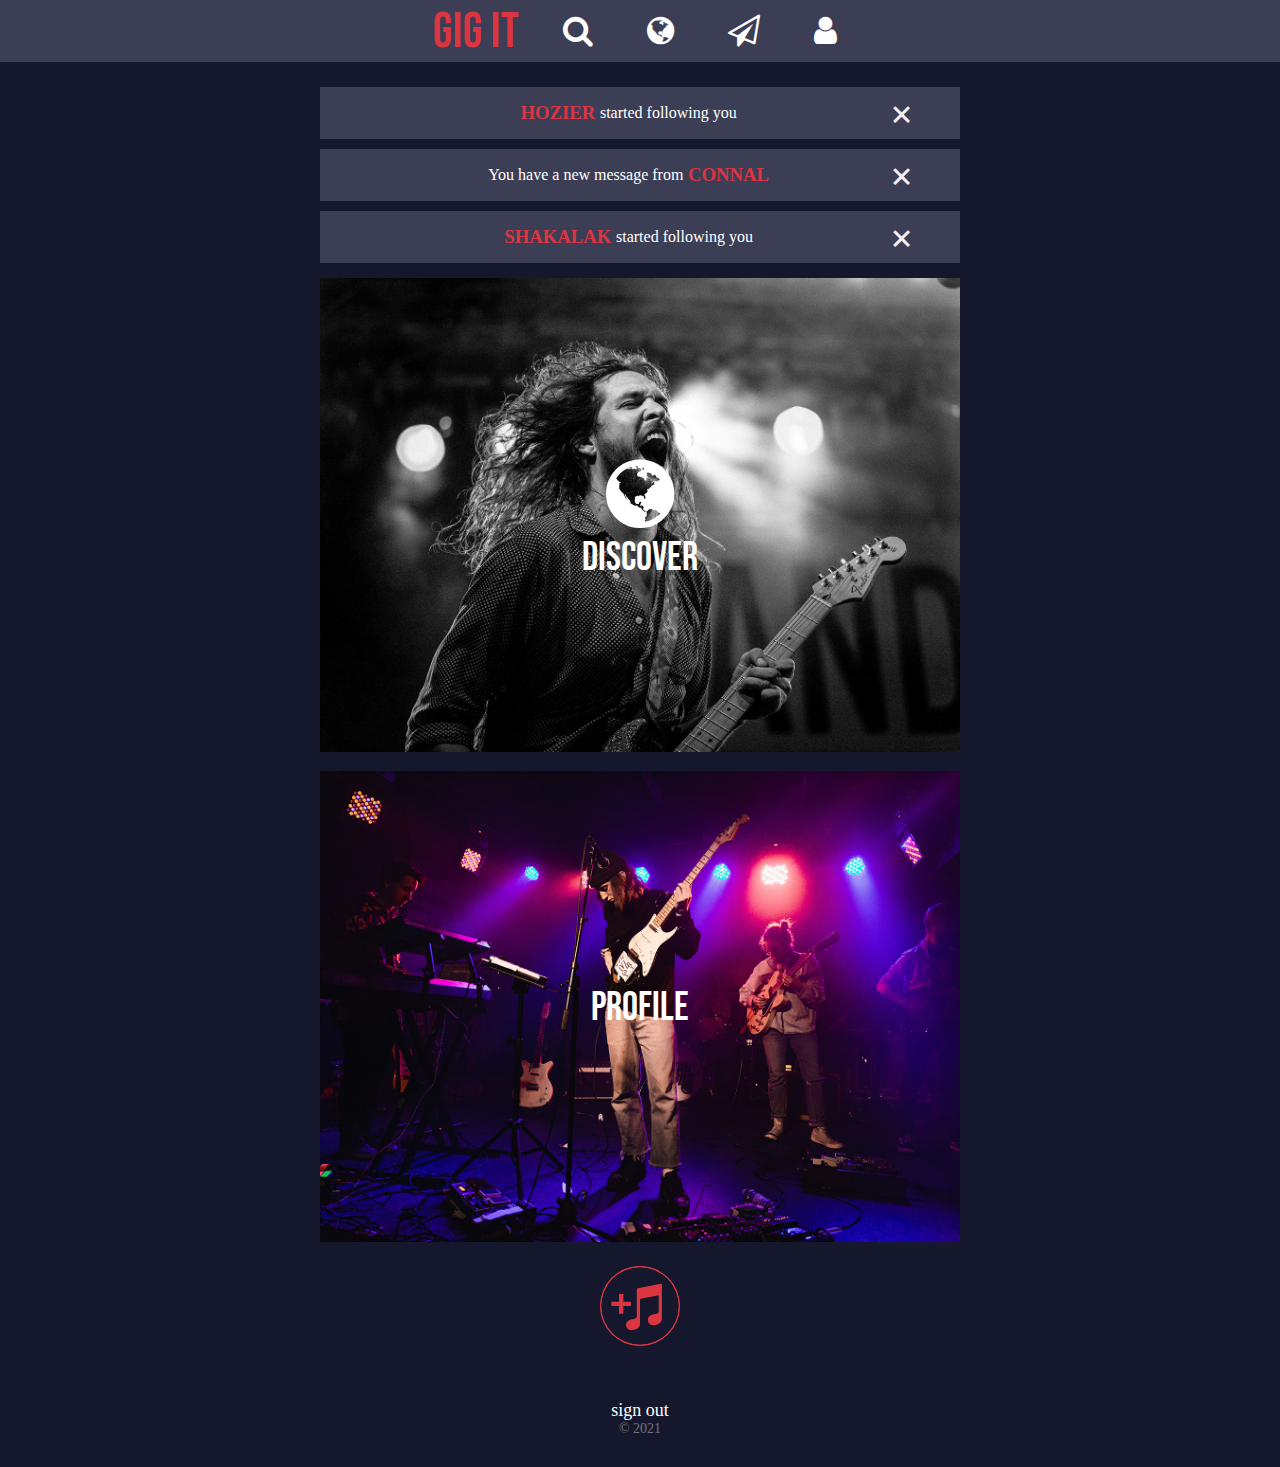
<file: index.html>
<!DOCTYPE html>
<html lang="en">
	<head>
		<title>Gig It</title>
        
        <meta name="viewport" content="width=device-width, initial-scale=1.0">
        
        <link rel="stylesheet" href="https://cdnjs.cloudflare.com/ajax/libs/font-awesome/4.7.0/css/font-awesome.min.css">
		<link rel="stylesheet" type="text/css" href="style.css">	
		<link rel="preconnect" href="https://fonts.gstatic.com">
		<link href="https://fonts.googleapis.com/css2?family=Bebas+Neue&display=swap" rel="stylesheet">
        
        <script src="https://ajax.googleapis.com/ajax/libs/jquery/1.11.2/jquery.min.js"></script>
        <script type="text/javascript" src="script.js"></script>
        
	</head>
	
	<body>
        <div id="sticky-nav">
            <ul class="navbar">
                <li><a class="home" href="index.html">GIG IT</a></li> 
                <li><a class="nav" href="#"><i class="fa fa-2x fa-search"></i></a></li>
                <li><a class="nav" href="discover.html"><i class="fa fa-2x fa-globe"></i></a></li>
                <li><a class="nav" href="#"><i class="fa fa-2x fa-paper-plane-o"></i></a></li>
                <li><a class="nav" href="profile.html"><i class="fa fa-2x fa-user"></i></a></li>
            </ul>
        </div>
         
        <div class="index-main">
            <ul class="notifications">
                <li>
                    <h3>HOZIER  </h3><p class="small-text">started following you</p>
                    <span class="close">&times;</span>
                </li>
            </ul>
            <ul class="notifications">
                <li>
                    <p class="small-text">You have a new message from</p><h3>  CONNAL</h3>
                    <span class="close">&times;</span>
                </li>
            </ul>
            <ul class="notifications">
                <li>
                    <h3>SHAKALAK  </h3><p class="small-text">started following you</p>
                    <span class="close">&times;</span>
                </li>
            </ul>
        </div>
            
            <div class="discover">
                <img src="resources/discover.jpg" width="100%">
                <div class="discover-overlay">
                    <a class="dashboard" href="discover.html"><i class="fa fa-2x fa-globe"></i>
                    <p>DISCOVER</p></a>
                </div>
            </div>
            
            <div class="dashboard-profile">
                <img src="resources/musician.jpg" width="100%">
                <div class="profile-overlay">
                    <a class="dashboard" href="profile.html"><p>PROFILE</p></a>
                </div>
            </div>

            <div class="add-tracks">
                <img src="resources/add-track.svg" width="80px">
            </div>
    
    <footer>
        <a class="sign-out" href="login.html">sign out</a>
        <br>&copy; 2021
    </footer>

    </body>

<script>
        var closebtns = document.getElementsByClassName("close");
        var i;
        
        for (i = 0; i < closebtns.length; i++) {
          closebtns[i].addEventListener("click", function() {
            this.parentElement.style.display = 'none';
          });
        }
</script>
</file>
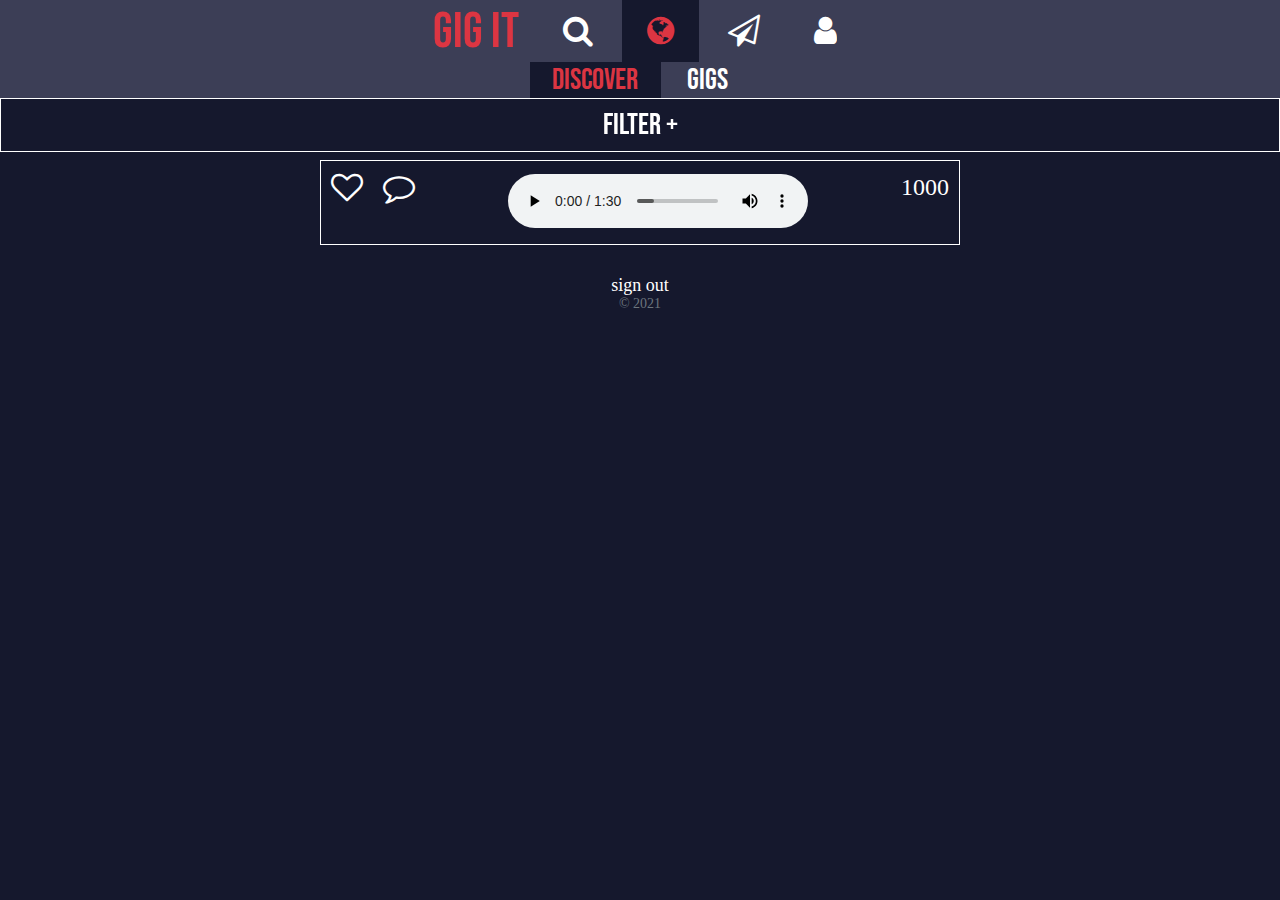
<file: discover.html>
<!DOCTYPE html>
<html lang="en">
	<head>
		<title>Gig It</title>
        
        <meta name="viewport" content="width=device-width, initial-scale=1.0">
        
        <link rel="stylesheet" href="https://cdnjs.cloudflare.com/ajax/libs/font-awesome/4.7.0/css/font-awesome.min.css">
		<link rel="stylesheet" type="text/css" href="style.css">	
		<link rel="preconnect" href="https://fonts.gstatic.com">
		<link href="https://fonts.googleapis.com/css2?family=Bebas+Neue&display=swap" rel="stylesheet">
        
        <script src="https://ajax.googleapis.com/ajax/libs/jquery/1.11.2/jquery.min.js"></script>
        <script type="text/javascript" src="script.js"></script>

	</head>
	
	<body>
        <div id="sticky-nav">
            <ul class="navbar">
                <li><a class="home" href="index.html">GIG IT</a></li> 
                <li><a class="nav" href="#"><i class="fa fa-2x fa-search"></i></a></li>
                <li><a class="active" href="discover.html"><i class="fa fa-2x fa-globe"></i></a></li>
                <li><a class="nav" href="#"><i class="fa fa-2x fa-paper-plane-o"></i></a></li>
                <li><a class="nav" href="profile.html"><i class="fa fa-2x fa-user"></i></a></li>
            </ul>
            <ul class="user-nav">
                <li><a class="user-active" href="#">DISCOVER</a></li>
                <li><a class="user" href="#">GIGS</a></li>
            </ul>
            <ul class="filter">
                <li>FILTER +</li>
            </ul>
        </div>

        <div class="feed">
            
                <div class="artist-1">
                    <ul class="track">
                        <li style="float:left"><span id = heart><i class="fa fa-lg fa-heart-o" aria-hidden="true"></i> </span></li>
                        <li style="float:left"><i class="fa fa-lg fa-comment-o"></i></li>
                        <li ><audio controls><source src="resources/Breaka - The Startup (snipp).mp3" type="audio/mpeg" height="80%"></audio></li>
                        <li style="float:right">1000</li>
                    </ul>
                </div>
            
        </div>

        <footer>
            <a class="sign-out" href="login.html">sign out</a>
            <br>&copy; 2021
        </footer>
</file>
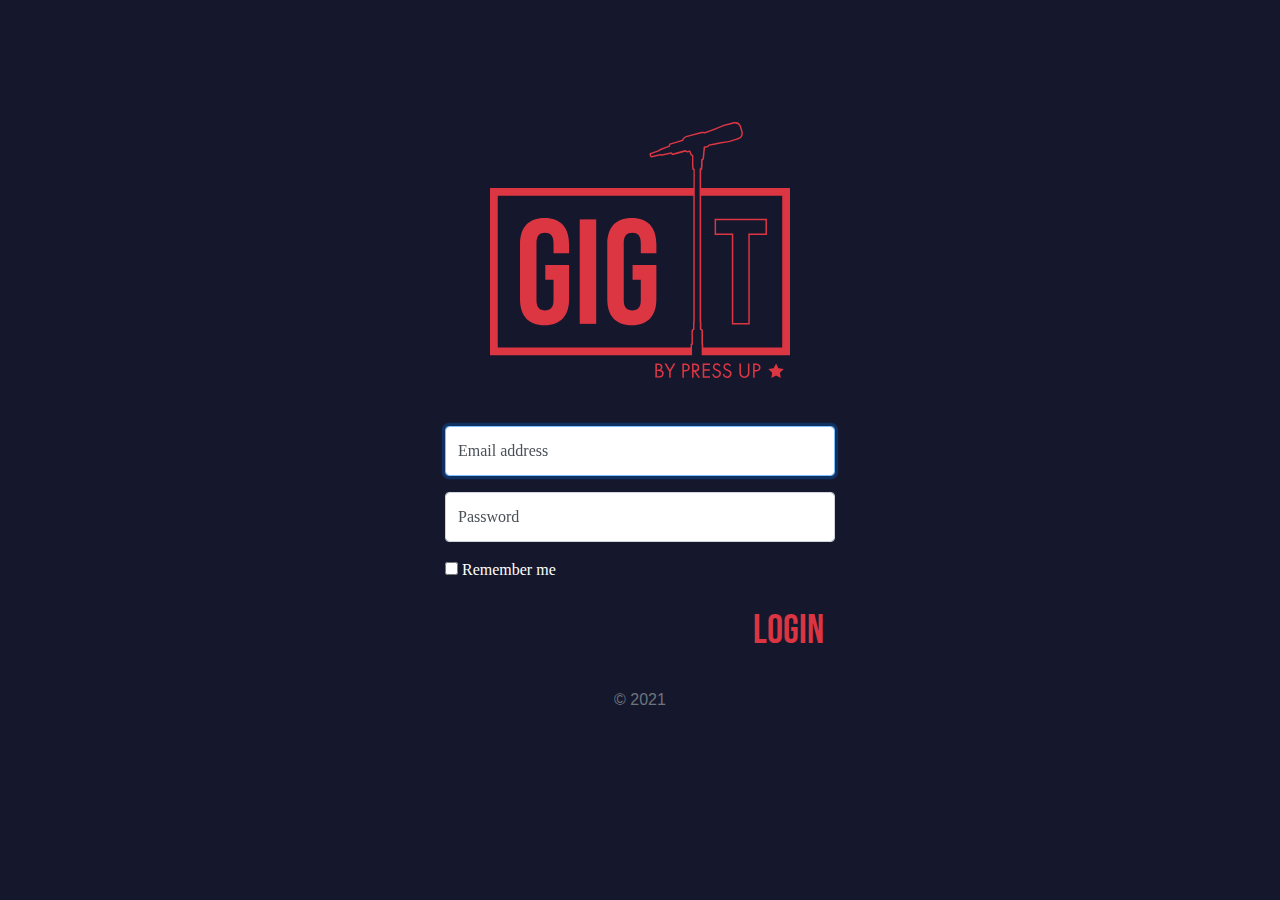
<file: login.html>
<!doctype html>
<html lang="en">
  <head>
    <meta charset="utf-8">
    <meta name="viewport" content="width=device-width, initial-scale=1, shrink-to-fit=no">
    <meta name="description" content="">
    <meta name="author" content="">
    <link href="https://fonts.googleapis.com/css2?family=Bebas+Neue&display=swap" rel="stylesheet">

    <title>Gig It</title>

    <!-- Bootstrap core CSS -->
    <link href="resources/bootstrap.min.css" rel="stylesheet">

    <!-- Custom styles for this template -->
    <link href="bootstrap.css" rel="stylesheet">
  </head>

  <body>
    <form class="form-signin">
      <div class="text-center mb-4">
        <img class="mb-4" src="resources/logo-2.svg" alt="" width="300px">
        
      </div>

      <div class="form-label-group">
        <input type="email" id="inputEmail" class="form-control" placeholder="Email address" required autofocus>
        <label for="inputEmail">Email address</label>
      </div>

      <div class="form-label-group">
        <input type="password" id="inputPassword" class="form-control" placeholder="Password" required>
        <label for="inputPassword">Password</label>
      </div>

      <div class="checkbox">
        <label>
          <input type="checkbox" value="remember-me"> Remember me
        </label>
      </div>
      <button class="btn btn-link" type="submit" style="float:right" formaction="index.html">LOGIN</button>
      <p class="mt-5 mb-3 text-muted text-center">&copy; 2021</p>
    </form>
  </body>
</html>
</file>
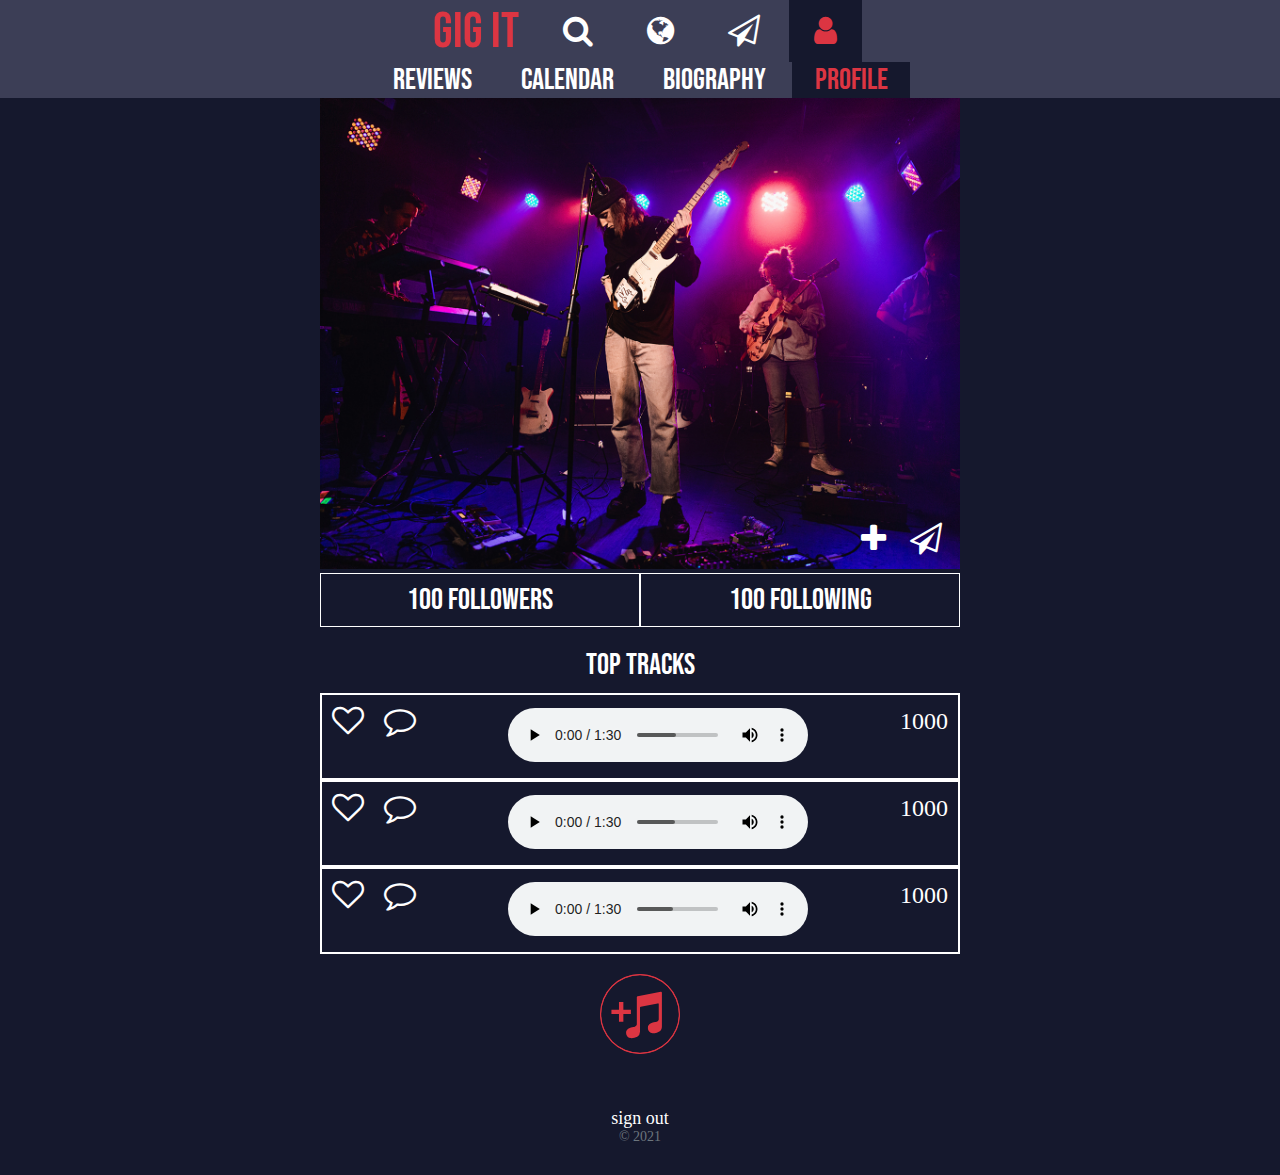
<file: profile.html>
<!DOCTYPE html>
<html lang="en">
	<head>
		<title>Gig It</title>
        
        <meta name="viewport" content="width=device-width, initial-scale=1.0">
        
        <link rel="stylesheet" href="https://cdnjs.cloudflare.com/ajax/libs/font-awesome/4.7.0/css/font-awesome.min.css">
		<link rel="stylesheet" type="text/css" href="style.css">	
		<link rel="preconnect" href="https://fonts.gstatic.com">
		<link href="https://fonts.googleapis.com/css2?family=Bebas+Neue&display=swap" rel="stylesheet">
        
        <script src="https://ajax.googleapis.com/ajax/libs/jquery/1.11.2/jquery.min.js"></script>
        <script type="text/javascript" src="script.js"></script>

	</head>
	
	<body>
        <div id="sticky-nav">
            <ul class="navbar">
                <li><a class="home" href="index.html">GIG IT</a></li> 
                <li><a class="nav" href="#"><i class="fa fa-2x fa-search"></i></a></li>
                <li><a class="nav" href="discover.html"><i class="fa fa-2x fa-globe"></i></a></li>
                <li><a class="nav" href="#"><i class="fa fa-2x fa-paper-plane-o"></i></a></li>
                <li><a class="active" href="profile.html"><i class="fa fa-2x fa-user"></i></a></li>
            </ul>
            <ul class="user-nav">
                <li><a class="user" href="#">REVIEWS</a></li>
                <li><a class="user" href="#">CALENDAR</a></li>
                <li><a class="user" href="#">BIOGRAPHY</a></li>
                <li><a class="user-active" href="#">PROFILE</a></li>
            </ul>
        </div>

        <div class="profile-pic">

                <img id="modal-pic" src="resources/musician.jpg" width="100%">
                <div id="my-modal" class="modal">
                    <span class="close">&times;</span>
                    <img class="modal-content" id="img01">
                </div>
                
                <ul class="profile">
                    <li><i class="fa fa-2x fa-plus"></i></li>
                    <li><i class="fa fa-2x fa-paper-plane-o"></i></li>
                </ul>
        </div>
        <div class="follow-container">
            <div class="follow">
                <div class="box">
                <p>100 FOLLOWERS</p>
                </div>
                <div class="box">
                <p>100 FOLLOWING</p>
                 </div>
            </div>
        </div>
        <div class="top-tracks">
            <p class="top-tracks">TOP TRACKS</p>
            <div class="track">
                <ul class="track">
                    <li style="float:left"><span id = heart><i class="fa fa-lg fa-heart-o" aria-hidden="true"></i> </span></li>
                    <li style="float:left"><i class="fa fa-lg fa-comment-o"></i></li>
                    <li ><audio controls><source src="resources/Breaka - The Startup (snipp).mp3" type="audio/mpeg" height="80%"></audio></li>
                    <li style="float:right">1000</li>
                </ul>
            </div>
            <div class="track">
                <ul class="track">
                    <li style="float:left"><span id = heart-2><i class="fa fa-lg fa-heart-o" aria-hidden="true"></i> </span></li>
                    <li style="float:left"><i class="fa fa-lg fa-comment-o"></i></li>
                    <li ><audio controls><source src="resources/Breaka - The Startup (snipp).mp3" type="audio/mpeg" height="80%"></audio></li>
                    <li style="float:right">1000</li>
                </ul>
            </div>
            <div class="track">
                <ul class="track">
                    <li style="float:left"><span id = heart-3><i class="fa fa-lg fa-heart-o" aria-hidden="true"></i> </span></li>
                    <li style="float:left"><i class="fa fa-lg fa-comment-o"></i></li>
                    <li ><audio controls><source src="resources/Breaka - The Startup (snipp).mp3" type="audio/mpeg" height="80%"></audio></li>
                    <li style="float:right">1000</li>
                </ul>
            </div>
        </div>
        <div class="add-tracks">
            <img src="resources/add-track.svg" width="80px">
        </div>

        <footer>
            <a class="sign-out" href="login.html">sign out</a>
            <br>&copy; 2021
        </footer>

    </body>

    <script>
// Get the modal
var modal = document.getElementById("my-modal");

// Get the image and insert it inside the modal - use its "alt" text as a caption
var img = document.getElementById("modal-pic");
var modalImg = document.getElementById("img01");

img.onclick = function(){
  modal.style.display = "block";
  modalImg.src = this.src;
  
}

// Get the <span> element that closes the modal
var span = document.getElementsByClassName("close")[0];

// When the user clicks on <span> (x), close the modal
span.onclick = function() { 
  modal.style.display = "none";
}
    </script>
</file>
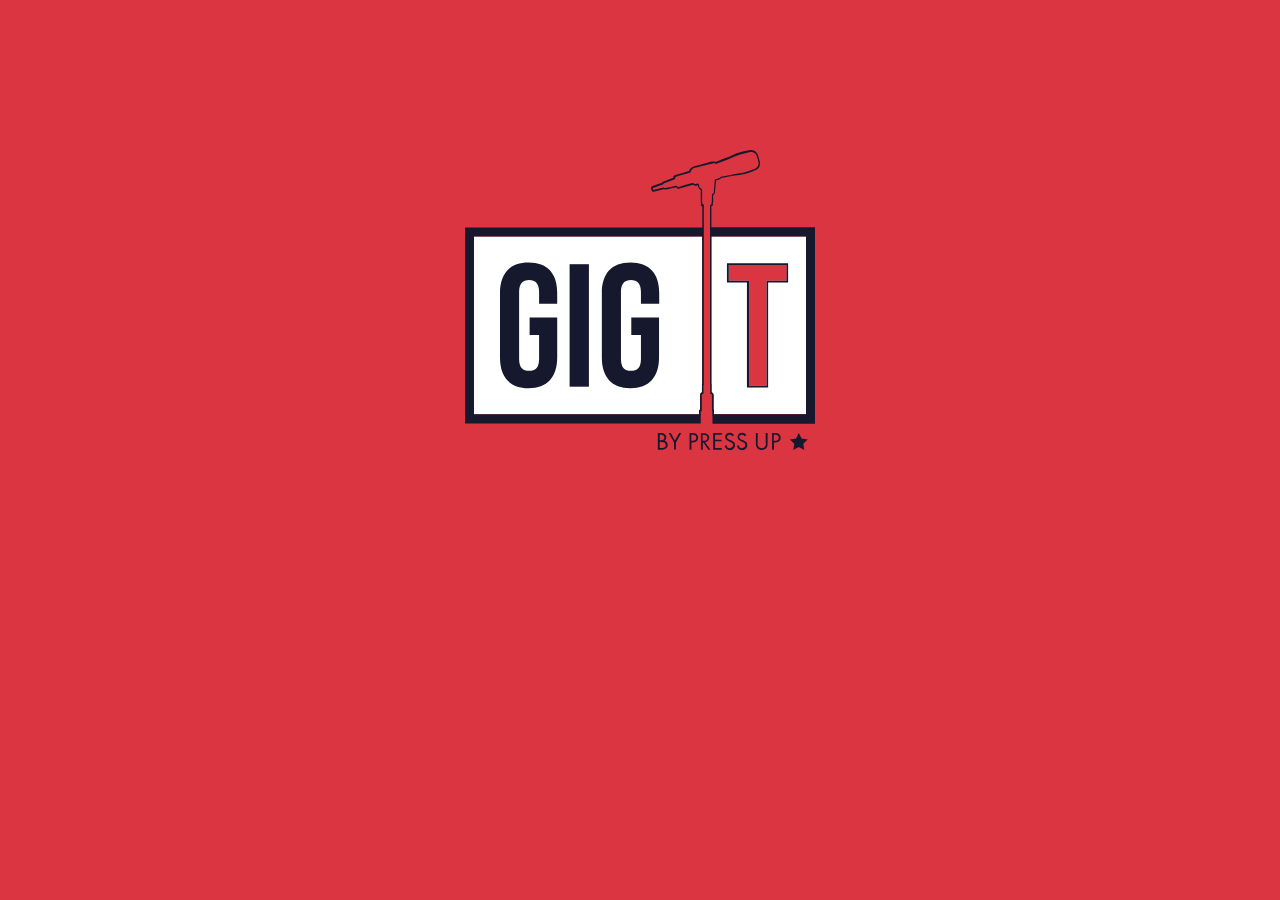
<file: splash.html>
<!DOCTYPE html>
<html lang="en">
	<head>
		<title>Gig It</title>
        
        <meta name="viewport" content="width=device-width, initial-scale=1.0">
        
        <link rel="stylesheet" href="https://cdnjs.cloudflare.com/ajax/libs/font-awesome/4.7.0/css/font-awesome.min.css">
		<link rel="stylesheet" type="text/css" href="style.css">	
		<link rel="preconnect" href="https://fonts.gstatic.com">
		<link href="https://fonts.googleapis.com/css2?family=Bebas+Neue&display=swap" rel="stylesheet">

        <link rel="stylesheet" href="resources/w3.css">
        
        <script src="https://ajax.googleapis.com/ajax/libs/jquery/1.11.2/jquery.min.js"></script>
        <script type="text/javascript" src="script.js"></script>
        
	</head>
	
	<body class="splash">
        <div class="splash-container">
            <a href="login.html">
                <img class="w3-animate-zoom" src="resources/logo-1.svg" width="350px">
            </a>
        </div>

     


    </body>
</file>
<file: style.css>
*{ 
    margin: 0px;
    padding: 0px;
    box-sizing: border-box;
}

body {
    background-color: #15182D;
}
body.splash{
  background-color: #DC3542;
}
.splash-container{
  display:block;
  margin-left: auto;
  margin-right:auto;
  text-align: center;
  margin-top: 150px;
}


.content {
  padding: 16px;
  font-size: 28px;
}

#sticky-nav {
    overflow: hidden;
    position: fixed;
    width: 100%;
    z-index:1;
}

ul.navbar {
    height: 62px;
    background-color: #3C3E56;
    overflow: auto;
    text-align: center;
  }
ul.navbar li {
    display: inline-block;
}
ul.navbar a.nav {
    float: left;
    padding: 15px;
    margin-right: 20px;
    color: white;
    text-decoration: none;
    width: 100%;
  }
ul.navbar a.nav:hover {
    background-color: #15182D;
    color: #DC3542;
    width: 100%;
  }
a.active {
    float: left;
    padding: 15px;
    margin-right: 20px;
    color: #DC3542;
    background-color: #15182D;
    text-decoration: none;
    width: 100%;
  }
a.home {
    float: left;
    padding: 0px 15px 0px 15px;
    color: #DC3542;
    text-decoration: none;
    font-size: 50px;
    font-family: bebas neue;
    width: 100%;
  }

ul.user-nav {
    height: 36px;
    background-color: #3C3E56;
    overflow: auto;
    text-align: center;
  }
ul.user-nav li {
    display: inline-block;
}
ul.user-nav a.user {
    padding: 0px 10px 0px 10px;
    margin-right: 25px;
    float: left;
    color: white;
    text-decoration: none;
    font-size: 30px;
    font-family: bebas neue;
    width: 100%;
  }
ul.user-nav a:hover {
    background-color: #15182D;
    color: #DC3542;
  }
a.user-active {
    padding: 0px 10px 0px 10px;
    margin-right: 25px;
    float: left;
    color: #DC3542;
    background-color: #15182D;
    text-decoration: none;
    font-size: 30px;
    font-family: bebas neue;
    width: 100%;
  }

.profile-pic {
  padding-top: 98px;
    position: relative;
    margin: auto;
    width: 50%;
}
#modal-pic{
  transition: 0.3s;
  cursor: pointer;
}
#modal-pic:hover {opacity:0.7;}
.modal {
  display: none; 
  position: fixed; 
  z-index: 1; 
  padding-top: 100px; 
  left: 0;
  top: 0;
  width: 100%; 
  height: 100%; 
  overflow: auto; 
  background-color: rgb(0,0,0); 
  background-color: rgba(0,0,0,0.9); 
}
.modal-content {
  margin: auto;
  display: block;
  width: 80%;
  max-width: 700px;
}
.modal-content {
  animation-name: zoom;
  animation-duration: 0.6s;
}
@keyframes zoom {
  from {transform:scale(0)}
  to {transform:scale(1)}
}
.close {
  position: absolute;
  top: 15px;
  right: 35px;
  color: #f1f1f1;
  font-size: 40px;
  font-weight: bold;
  transition: 0.3s;
}

.close:hover,
.close:focus {
  color: #bbb;
  text-decoration: none;
  cursor: pointer;
}


ul.profile {
    position: absolute;
    bottom: 8px;
    right: 8px;
}
ul.profile li {
    display: inline-block;
    color: white;
    padding: 10px;
}

.follow-container {
    margin: auto;
    width: 50%;
}
.follow::after {
    content: "";
    clear: both;
    display: table;}

.box {
    float: left;
    width: 50%;
    padding: 8px;
    text-align: center;
    font-size: 30px;
    font-family: bebas neue;
    color: white;
    border-style: solid;
    border-width: thin;
    border-color: white;
      }

.top-tracks {
    position: relative;
    margin: auto;
    width: 50%;
    text-align: center;
    font-size: 30px;
    font-family: bebas neue;
    color: white;
    
}
p.top-tracks{
    margin-top: 10px;
    padding: 10px;
}
.track { 
    width: 100%;
    border-style: solid;
    border-width: thin;
    border-color: white;
}
.track:hover {
    background-color: #3C3E56;
  }
ul.track li{
    display: inline-block;
    padding: 10px;
    margin-top: 3px;
    font-size: 24px;
    font-family: futura;
}
.fa-heart-o {
    color: white;
    cursor: pointer;
  }
  .fa-heart {
    color: #DC3542;
    cursor: pointer;
  }

  .add-tracks {
    position: relative;
    margin: auto;
    width: 50%;
    text-align: center;
    padding: 20px;
  }

.index-main {
      padding-top: 77px;
      position: relative;
      margin: auto;
      width: 50%;
  }
ul.notifications{
  padding-top: 10px;
}
ul.notifications li {
  padding: 12px;
  background-color:#3C3E56;
  width: 100%;
  text-align: center;
  list-style: none;
}
h3, p.small-text {
  display: inline;
  vertical-align: top;
  line-height: 28px;
  font-family: futura; 
}
h3 {
  color:#DC3542;
}
.small-text{
  color: white;
}
.close {
  cursor: pointer;
  position: relative;
  float: right;
  transform: translate(0%, -50%);
}

.discover {
  position: relative;
  margin: auto;
  width: 50%;
  margin-top: 15px;
}
.discover-overlay {
  position: absolute;
  top: 50%;
  left: 50%;
  transform: translate(-50%, -50%);
  color: white;
  text-align: center;
  font-family: bebas neue;
  font-size: 40px;
}
.dashboard-profile {
 position: relative;
 margin: auto;
 width: 50%;
 margin-top: 15px;
}
.profile-overlay {
  position: absolute;
  top: 50%;
  left: 50%;
  transform: translate(-50%, -50%);
  color: white;
  text-align: center;
  font-family: bebas neue;
  font-size: 40px;
}

a.dashboard {text-decoration: none;
color: white;}
a.dashboard:visited {
  color: inherit;
  text-decoration: none;
}

ul.filter {
  overflow: auto;
  text-align: center;
  border-style: solid;
    border-width: thin;
    border-color: white;
    font-family: bebas neue;
  font-size: 30px;
  color: white;
  padding: 8px;
      }
  
}
ul.filter li {
  display: inline-block;
  
}

footer{
  color: #6c757d;
  padding: 30px;
  text-align: center;
  font-size: 14px;
  font-family: futura;
  font-weight: lighter;
}
a.sign-out{
  color: white;
  padding: 30px;
  text-align: center;
  font-size: 18px;
  font-family: futura;
  font-weight: lighter;
  text-decoration: none;
}
  
.feed{
  padding-top: 160px;
  position: relative;
      margin: auto;
      width: 50%;
}
.artist-1{
  color: white;
  text-align: center;
}

@media screen and (max-width: 600px) {

    ul.navbar a.nav {
      padding: 8px;
    margin-right: 10px;
    }
    ul.navbar a.active {
      padding: 8px;
      margin-right: 10px;
      }
    a.home {
        font-size: 45px;
        padding-top: 5px;
    }
    ul.user-nav a.user {
        padding: 0px 5px 0px 5px;
        font-size: 24px;
        padding: 8px;
        margin-right: 10px;
      }
    a.user-active {
      padding: 0px 5px 0px 5px;
      font-size: 24px;
      padding: 8px;
      margin-right: 10px;
      }
    .profile-pic {
        width: 80%;
    }
    .top-tracks{
        width: 80%;
    }
    .follow-container {
        width: 80%;
    }
    .box {
        padding: 5px;
        font-size: 24px;
    }
    ul.track li{
        padding: 5px;
        font-size: 24px;
    }
    .modal-content {
      width: 100%;
    }
    .index-main {
      width: 80%;
    }
    .discover {
      width: 80%;
    }
    .dashboard-profile {
      width: 80%;
    }
    .feed{
      width: 80%;
    }
}
</file>
